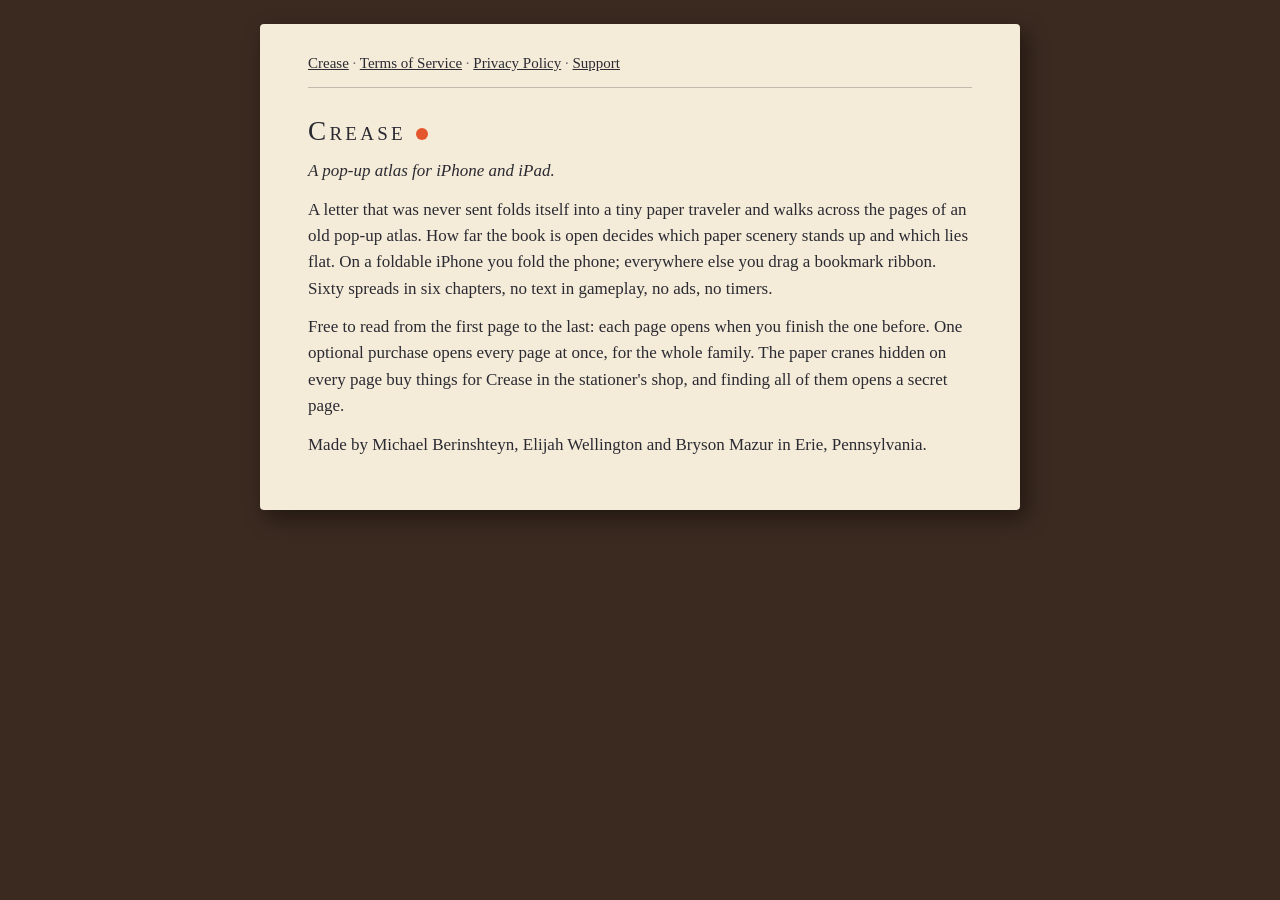
<file: index.html>
<!doctype html>
<html lang="en">
<head>
<meta charset="utf-8">
<meta name="viewport" content="width=device-width, initial-scale=1">
<title>Crease · A pop-up atlas</title>
<link rel="stylesheet" href="style.css">
</head>
<body>
<main class="page">
<nav><a href="index.html">Crease</a> · <a href="terms.html">Terms of Service</a> · <a href="privacy.html">Privacy Policy</a> · <a href="support.html">Support</a></nav>
<h1>Crease <span class="seal" aria-hidden="true"></span></h1>
<p class="lede">A pop-up atlas for iPhone and iPad.</p>
<p>A letter that was never sent folds itself into a tiny paper traveler and walks across the pages of an old pop-up atlas. How far the book is open decides which paper scenery stands up and which lies flat. On a foldable iPhone you fold the phone; everywhere else you drag a bookmark ribbon. Sixty spreads in six chapters, no text in gameplay, no ads, no timers.</p>
<p>Free to read from the first page to the last: each page opens when you finish the one before. One optional purchase opens every page at once, for the whole family. The paper cranes hidden on every page buy things for Crease in the stationer's shop, and finding all of them opens a secret page.</p>
<p>Made by Michael Berinshteyn, Elijah Wellington and Bryson Mazur in Erie, Pennsylvania.</p>
</main>
</body>
</html>
</file>
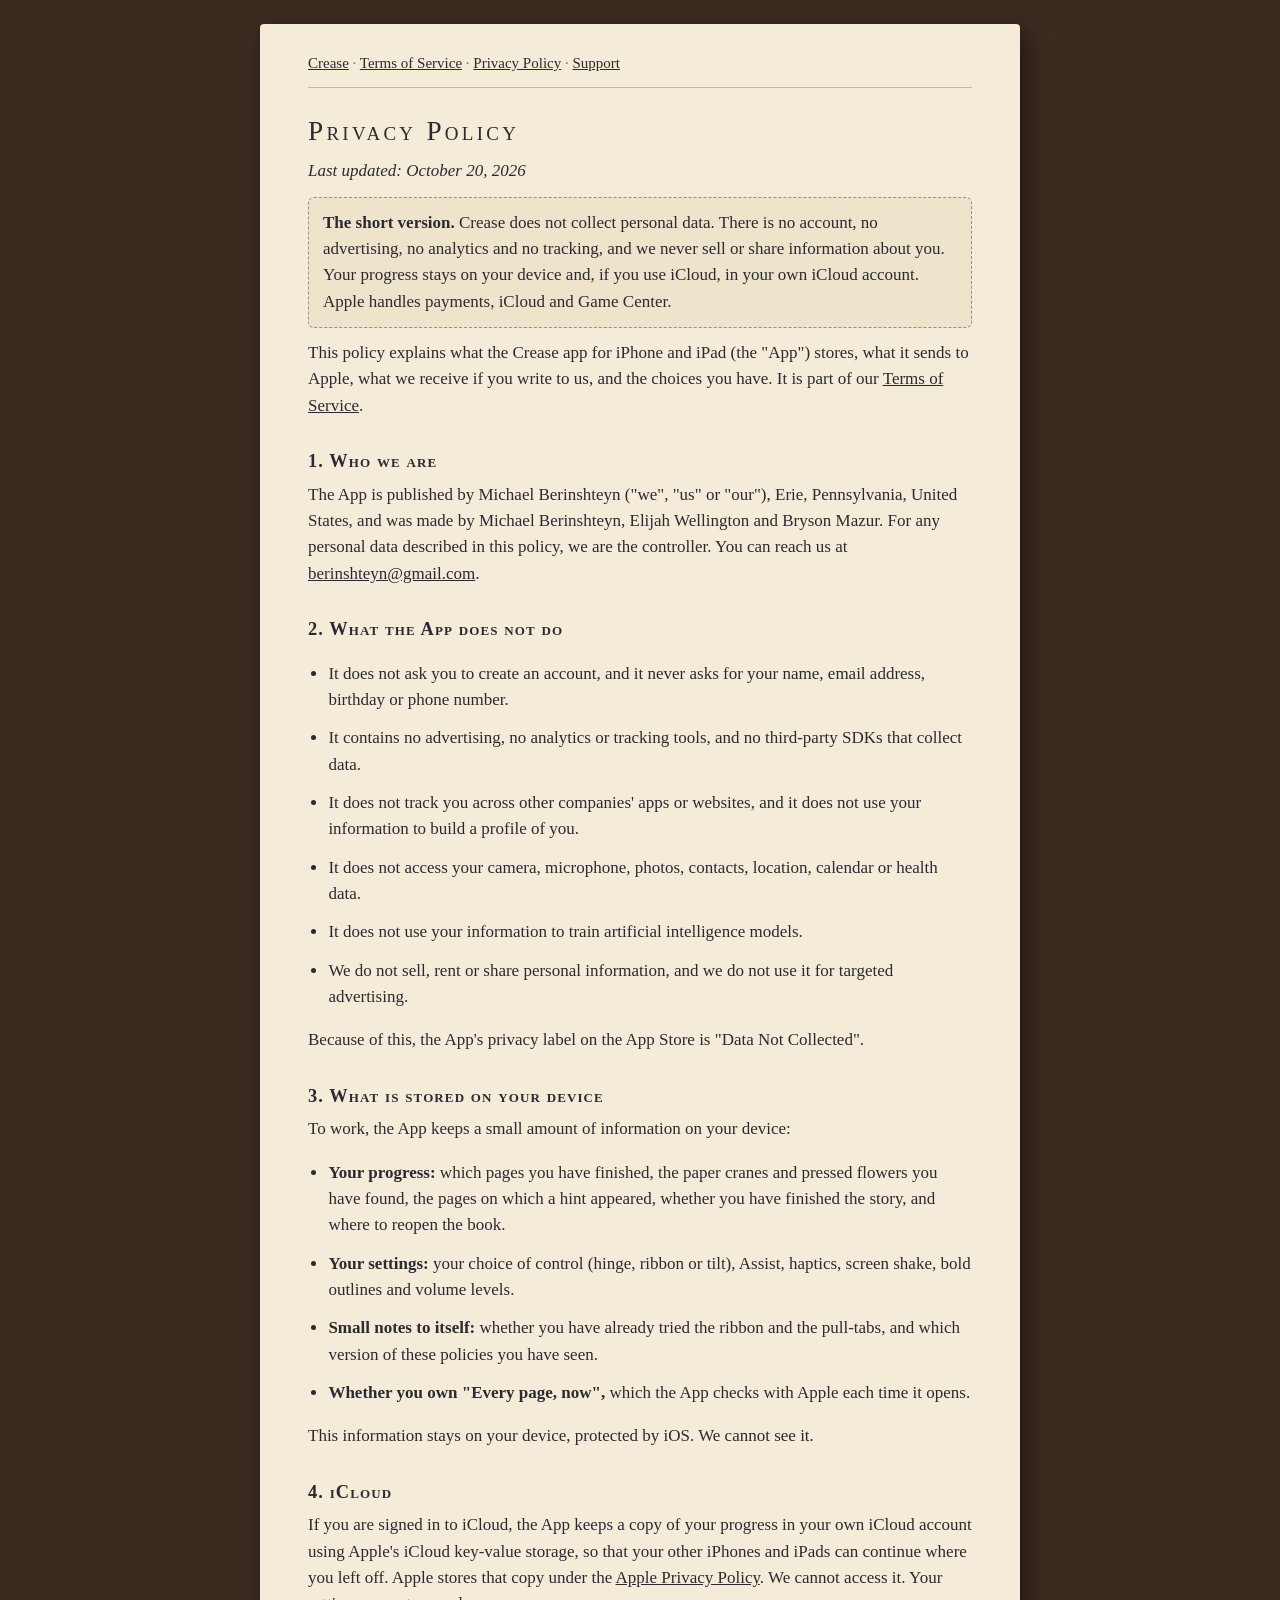
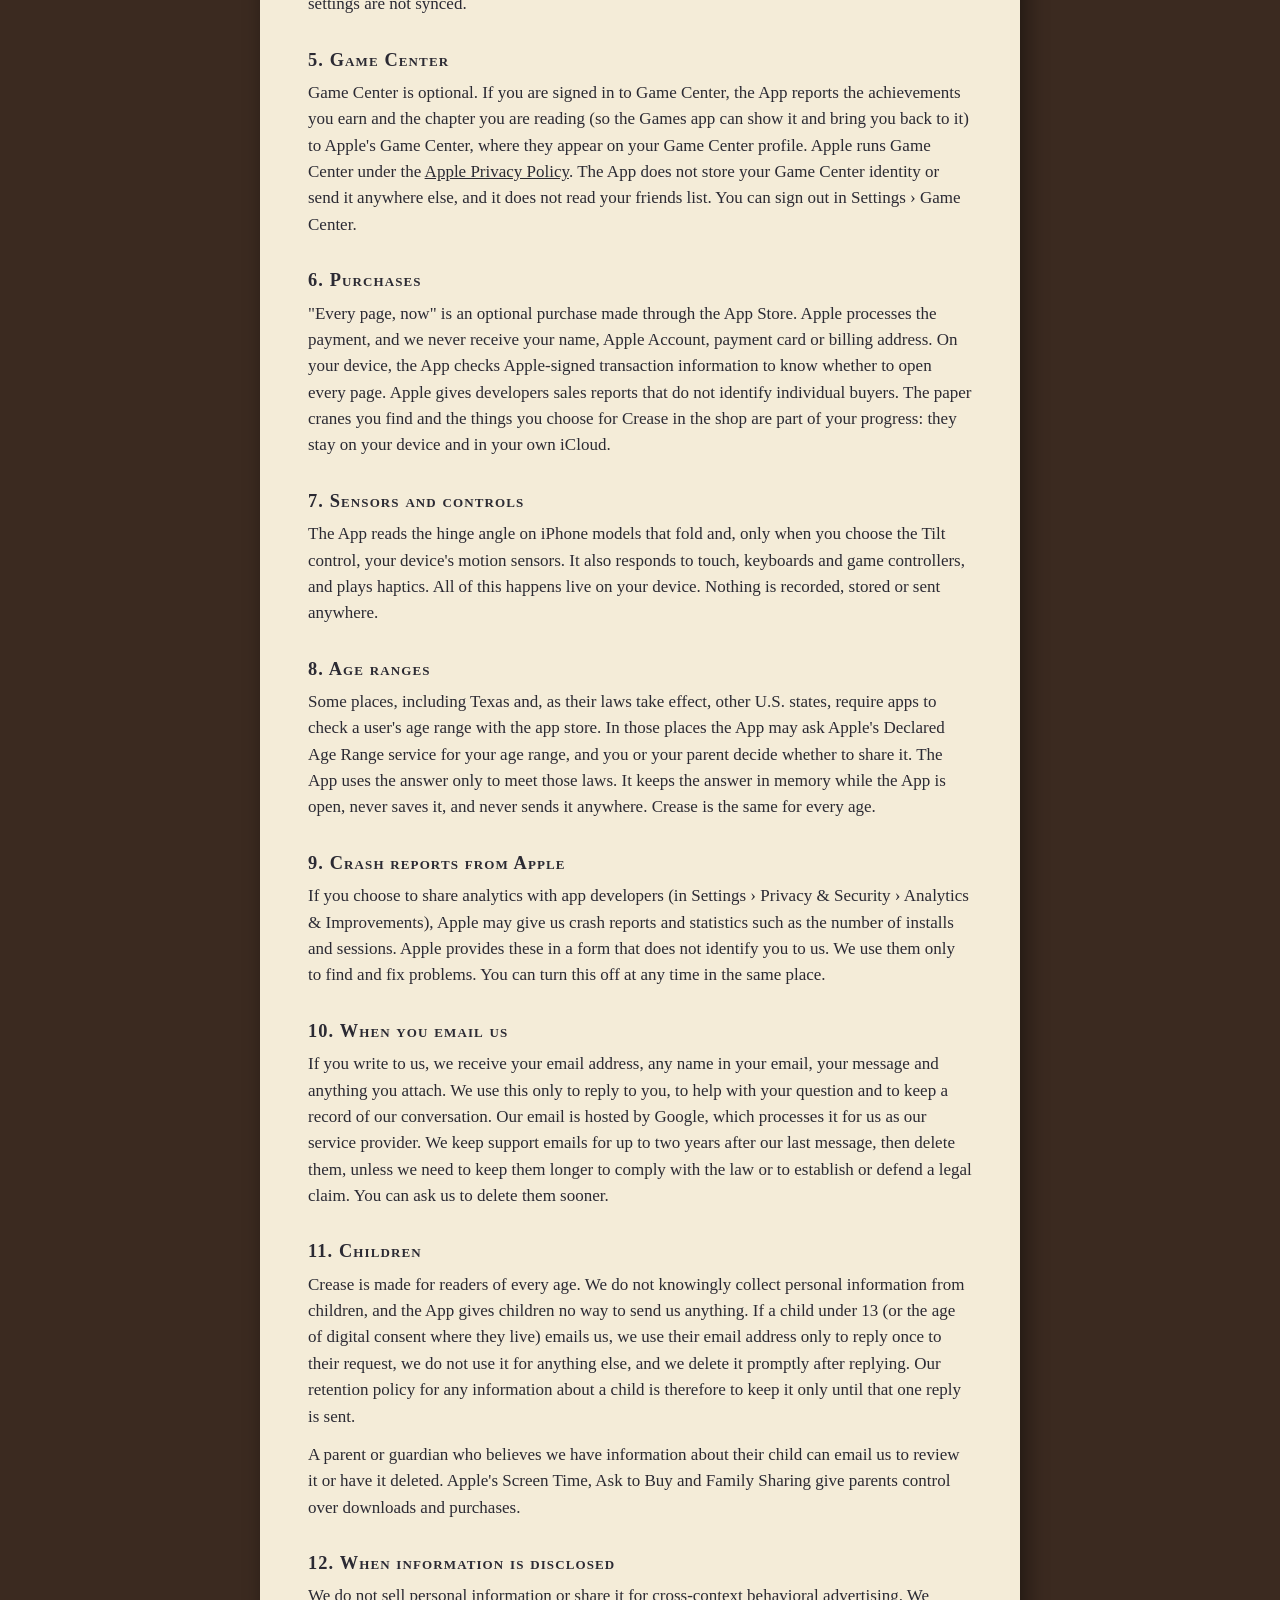
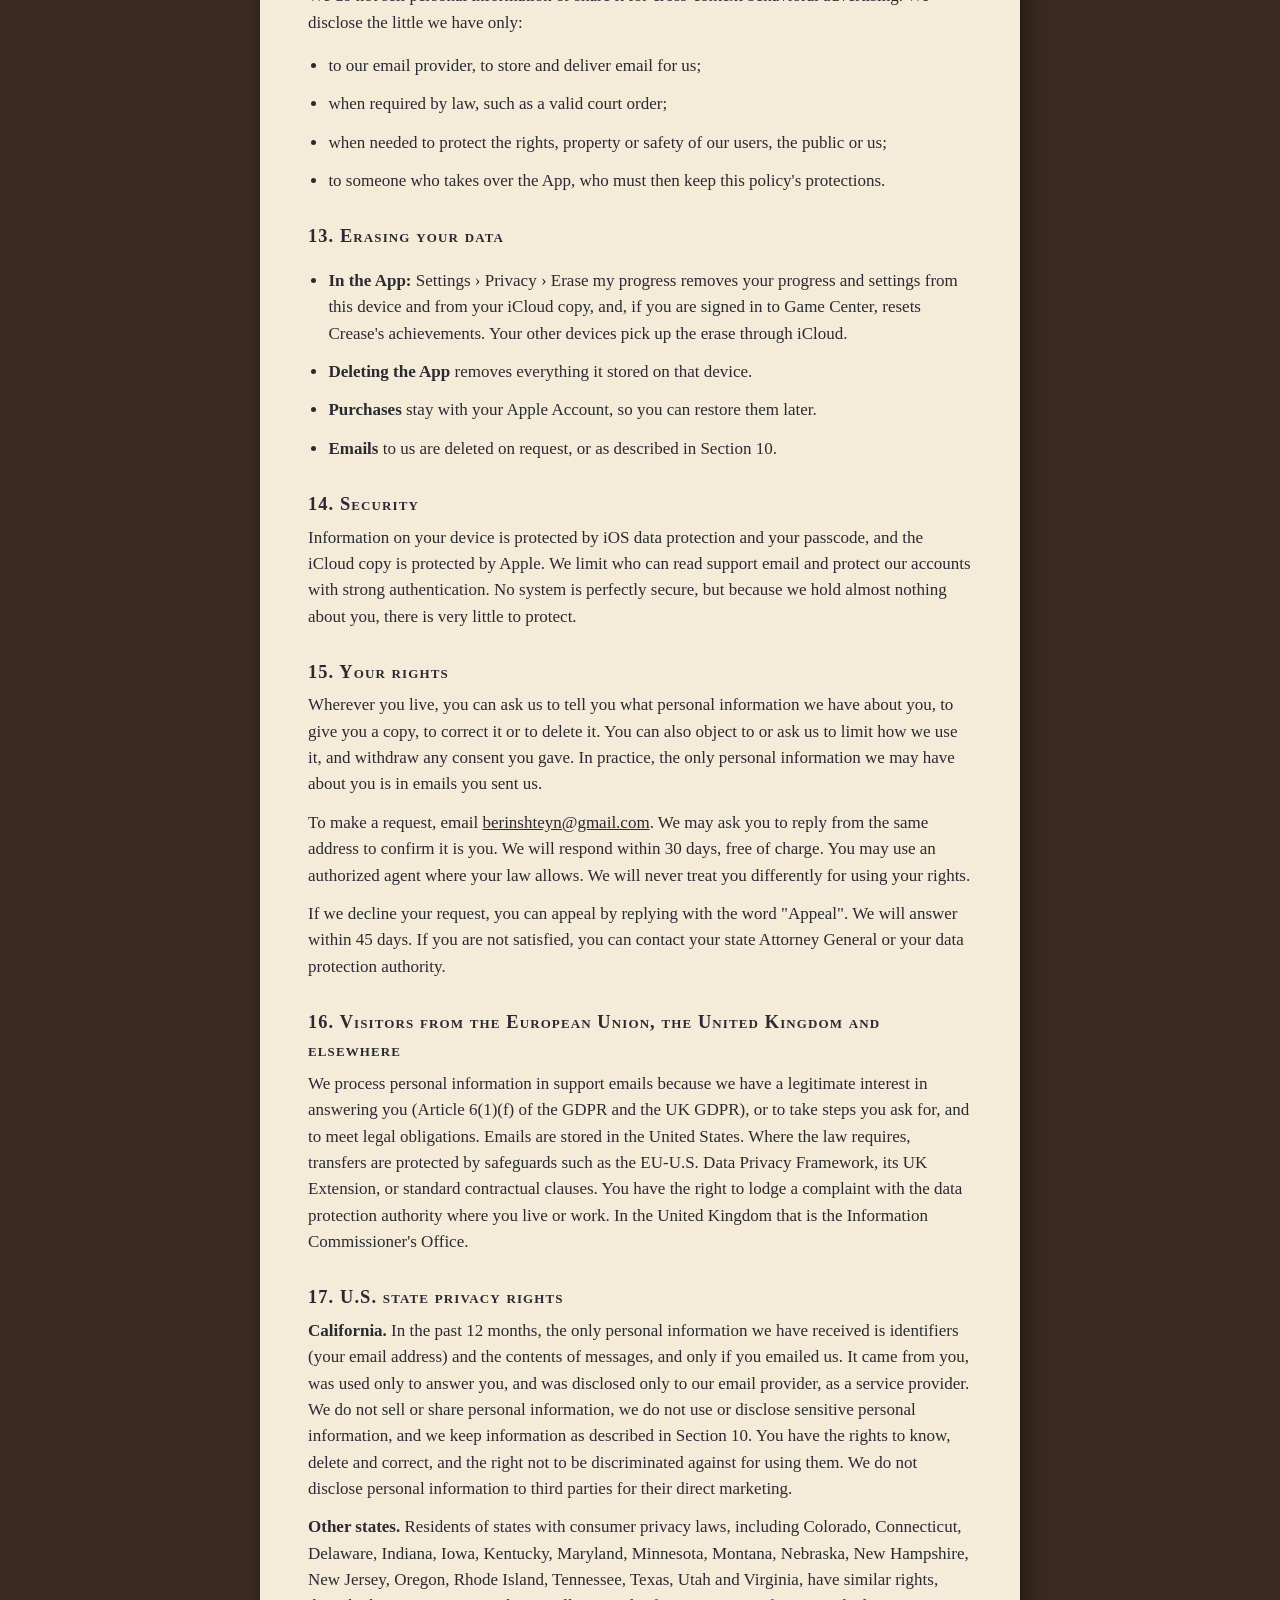
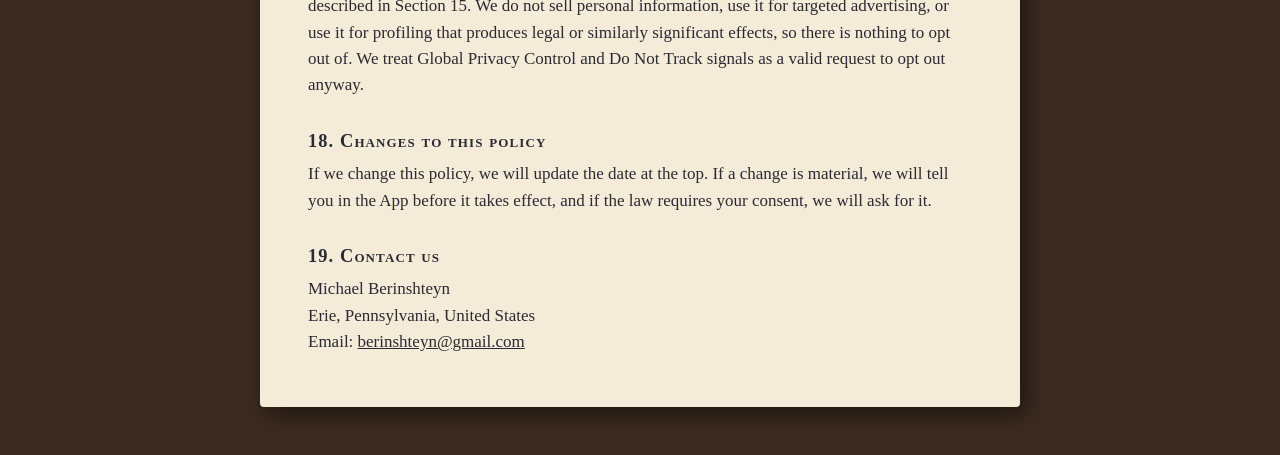
<file: privacy.html>
<!doctype html>
<html lang="en">
<head>
<meta charset="utf-8">
<meta name="viewport" content="width=device-width, initial-scale=1">
<title>Privacy Policy · Crease</title>
<link rel="stylesheet" href="style.css">
</head>
<body>
<main class="page">
<nav><a href="index.html">Crease</a> · <a href="terms.html">Terms of Service</a> · <a href="privacy.html">Privacy Policy</a> · <a href="support.html">Support</a></nav>
<h1>Privacy Policy</h1>
<p><em>Last updated: October 20, 2026</em></p>
<p class="callout"><strong>The short version.</strong> Crease does not collect personal data. There is no account, no advertising, no analytics and no tracking, and we never sell or share information about you. Your progress stays on your device and, if you use iCloud, in your own iCloud account. Apple handles payments, iCloud and Game Center.</p>
<p>This policy explains what the Crease app for iPhone and iPad (the "App") stores, what it sends to Apple, what we receive if you write to us, and the choices you have. It is part of our <a href="terms.html">Terms of Service</a>.</p>
<h2>1. Who we are</h2>
<p>The App is published by Michael Berinshteyn ("we", "us" or "our"), Erie, Pennsylvania, United States, and was made by Michael Berinshteyn, Elijah Wellington and Bryson Mazur. For any personal data described in this policy, we are the controller. You can reach us at <a href="mailto:berinshteyn@gmail.com">berinshteyn@gmail.com</a>.</p>
<h2>2. What the App does not do</h2>
<ul>
<li>It does not ask you to create an account, and it never asks for your name, email address, birthday or phone number.</li>
<li>It contains no advertising, no analytics or tracking tools, and no third-party SDKs that collect data.</li>
<li>It does not track you across other companies' apps or websites, and it does not use your information to build a profile of you.</li>
<li>It does not access your camera, microphone, photos, contacts, location, calendar or health data.</li>
<li>It does not use your information to train artificial intelligence models.</li>
<li>We do not sell, rent or share personal information, and we do not use it for targeted advertising.</li>
</ul>
<p>Because of this, the App's privacy label on the App Store is "Data Not Collected".</p>
<h2>3. What is stored on your device</h2>
<p>To work, the App keeps a small amount of information on your device:</p>
<ul>
<li><strong>Your progress:</strong> which pages you have finished, the paper cranes and pressed flowers you have found, the pages on which a hint appeared, whether you have finished the story, and where to reopen the book.</li>
<li><strong>Your settings:</strong> your choice of control (hinge, ribbon or tilt), Assist, haptics, screen shake, bold outlines and volume levels.</li>
<li><strong>Small notes to itself:</strong> whether you have already tried the ribbon and the pull-tabs, and which version of these policies you have seen.</li>
<li><strong>Whether you own "Every page, now",</strong> which the App checks with Apple each time it opens.</li>
</ul>
<p>This information stays on your device, protected by iOS. We cannot see it.</p>
<h2>4. iCloud</h2>
<p>If you are signed in to iCloud, the App keeps a copy of your progress in your own iCloud account using Apple's iCloud key-value storage, so that your other iPhones and iPads can continue where you left off. Apple stores that copy under the <a href="https://www.apple.com/legal/privacy/">Apple Privacy Policy</a>. We cannot access it. Your settings are not synced.</p>
<h2>5. Game Center</h2>
<p>Game Center is optional. If you are signed in to Game Center, the App reports the achievements you earn and the chapter you are reading (so the Games app can show it and bring you back to it) to Apple's Game Center, where they appear on your Game Center profile. Apple runs Game Center under the <a href="https://www.apple.com/legal/privacy/">Apple Privacy Policy</a>. The App does not store your Game Center identity or send it anywhere else, and it does not read your friends list. You can sign out in Settings › Game Center.</p>
<h2>6. Purchases</h2>
<p>"Every page, now" is an optional purchase made through the App Store. Apple processes the payment, and we never receive your name, Apple Account, payment card or billing address. On your device, the App checks Apple-signed transaction information to know whether to open every page. Apple gives developers sales reports that do not identify individual buyers. The paper cranes you find and the things you choose for Crease in the shop are part of your progress: they stay on your device and in your own iCloud.</p>
<h2>7. Sensors and controls</h2>
<p>The App reads the hinge angle on iPhone models that fold and, only when you choose the Tilt control, your device's motion sensors. It also responds to touch, keyboards and game controllers, and plays haptics. All of this happens live on your device. Nothing is recorded, stored or sent anywhere.</p>
<h2>8. Age ranges</h2>
<p>Some places, including Texas and, as their laws take effect, other U.S. states, require apps to check a user's age range with the app store. In those places the App may ask Apple's Declared Age Range service for your age range, and you or your parent decide whether to share it. The App uses the answer only to meet those laws. It keeps the answer in memory while the App is open, never saves it, and never sends it anywhere. Crease is the same for every age.</p>
<h2>9. Crash reports from Apple</h2>
<p>If you choose to share analytics with app developers (in Settings › Privacy &amp; Security › Analytics &amp; Improvements), Apple may give us crash reports and statistics such as the number of installs and sessions. Apple provides these in a form that does not identify you to us. We use them only to find and fix problems. You can turn this off at any time in the same place.</p>
<h2>10. When you email us</h2>
<p>If you write to us, we receive your email address, any name in your email, your message and anything you attach. We use this only to reply to you, to help with your question and to keep a record of our conversation. Our email is hosted by Google, which processes it for us as our service provider. We keep support emails for up to two years after our last message, then delete them, unless we need to keep them longer to comply with the law or to establish or defend a legal claim. You can ask us to delete them sooner.</p>
<h2>11. Children</h2>
<p>Crease is made for readers of every age. We do not knowingly collect personal information from children, and the App gives children no way to send us anything. If a child under 13 (or the age of digital consent where they live) emails us, we use their email address only to reply once to their request, we do not use it for anything else, and we delete it promptly after replying. Our retention policy for any information about a child is therefore to keep it only until that one reply is sent.</p>
<p>A parent or guardian who believes we have information about their child can email us to review it or have it deleted. Apple's Screen Time, Ask to Buy and Family Sharing give parents control over downloads and purchases.</p>
<h2>12. When information is disclosed</h2>
<p>We do not sell personal information or share it for cross-context behavioral advertising. We disclose the little we have only:</p>
<ul>
<li>to our email provider, to store and deliver email for us;</li>
<li>when required by law, such as a valid court order;</li>
<li>when needed to protect the rights, property or safety of our users, the public or us;</li>
<li>to someone who takes over the App, who must then keep this policy's protections.</li>
</ul>
<h2>13. Erasing your data</h2>
<ul>
<li><strong>In the App:</strong> Settings › Privacy › Erase my progress removes your progress and settings from this device and from your iCloud copy, and, if you are signed in to Game Center, resets Crease's achievements. Your other devices pick up the erase through iCloud.</li>
<li><strong>Deleting the App</strong> removes everything it stored on that device.</li>
<li><strong>Purchases</strong> stay with your Apple Account, so you can restore them later.</li>
<li><strong>Emails</strong> to us are deleted on request, or as described in Section 10.</li>
</ul>
<h2>14. Security</h2>
<p>Information on your device is protected by iOS data protection and your passcode, and the iCloud copy is protected by Apple. We limit who can read support email and protect our accounts with strong authentication. No system is perfectly secure, but because we hold almost nothing about you, there is very little to protect.</p>
<h2>15. Your rights</h2>
<p>Wherever you live, you can ask us to tell you what personal information we have about you, to give you a copy, to correct it or to delete it. You can also object to or ask us to limit how we use it, and withdraw any consent you gave. In practice, the only personal information we may have about you is in emails you sent us.</p>
<p>To make a request, email <a href="mailto:berinshteyn@gmail.com">berinshteyn@gmail.com</a>. We may ask you to reply from the same address to confirm it is you. We will respond within 30 days, free of charge. You may use an authorized agent where your law allows. We will never treat you differently for using your rights.</p>
<p>If we decline your request, you can appeal by replying with the word "Appeal". We will answer within 45 days. If you are not satisfied, you can contact your state Attorney General or your data protection authority.</p>
<h2>16. Visitors from the European Union, the United Kingdom and elsewhere</h2>
<p>We process personal information in support emails because we have a legitimate interest in answering you (Article 6(1)(f) of the GDPR and the UK GDPR), or to take steps you ask for, and to meet legal obligations. Emails are stored in the United States. Where the law requires, transfers are protected by safeguards such as the EU-U.S. Data Privacy Framework, its UK Extension, or standard contractual clauses. You have the right to lodge a complaint with the data protection authority where you live or work. In the United Kingdom that is the Information Commissioner's Office.</p>
<h2>17. U.S. state privacy rights</h2>
<p><strong>California.</strong> In the past 12 months, the only personal information we have received is identifiers (your email address) and the contents of messages, and only if you emailed us. It came from you, was used only to answer you, and was disclosed only to our email provider, as a service provider. We do not sell or share personal information, we do not use or disclose sensitive personal information, and we keep information as described in Section 10. You have the rights to know, delete and correct, and the right not to be discriminated against for using them. We do not disclose personal information to third parties for their direct marketing.</p>
<p><strong>Other states.</strong> Residents of states with consumer privacy laws, including Colorado, Connecticut, Delaware, Indiana, Iowa, Kentucky, Maryland, Minnesota, Montana, Nebraska, New Hampshire, New Jersey, Oregon, Rhode Island, Tennessee, Texas, Utah and Virginia, have similar rights, described in Section 15. We do not sell personal information, use it for targeted advertising, or use it for profiling that produces legal or similarly significant effects, so there is nothing to opt out of. We treat Global Privacy Control and Do Not Track signals as a valid request to opt out anyway.</p>
<h2>18. Changes to this policy</h2>
<p>If we change this policy, we will update the date at the top. If a change is material, we will tell you in the App before it takes effect, and if the law requires your consent, we will ask for it.</p>
<h2>19. Contact us</h2>
<p>Michael Berinshteyn<br>
Erie, Pennsylvania, United States<br>
Email: <a href="mailto:berinshteyn@gmail.com">berinshteyn@gmail.com</a></p>
</main>
</body>
</html>
</file>
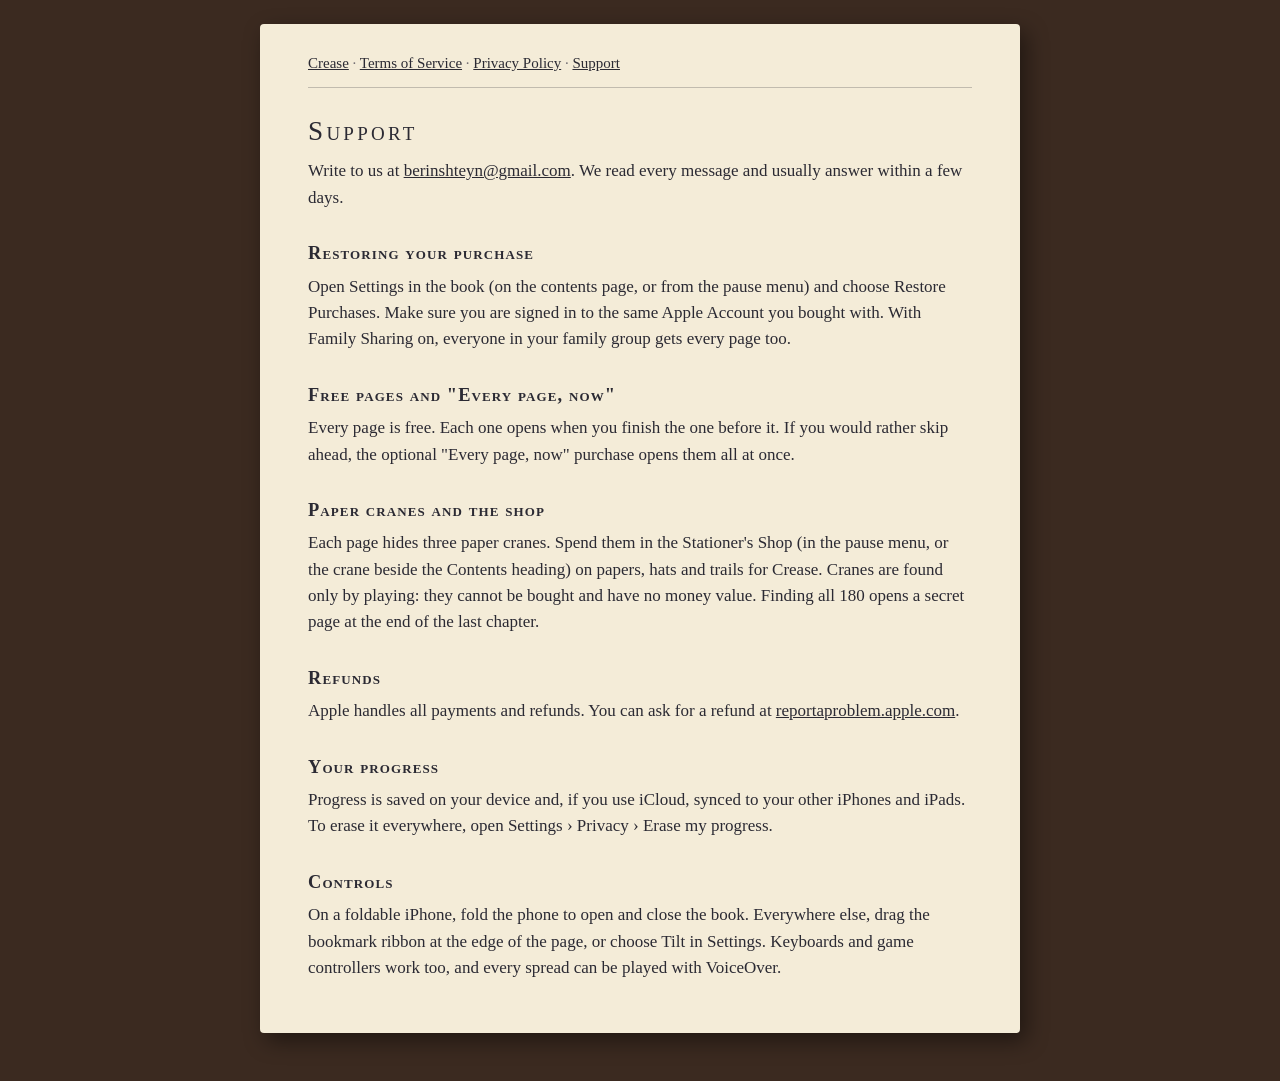
<file: support.html>
<!doctype html>
<html lang="en">
<head>
<meta charset="utf-8">
<meta name="viewport" content="width=device-width, initial-scale=1">
<title>Support · Crease</title>
<link rel="stylesheet" href="style.css">
</head>
<body>
<main class="page">
<nav><a href="index.html">Crease</a> · <a href="terms.html">Terms of Service</a> · <a href="privacy.html">Privacy Policy</a> · <a href="support.html">Support</a></nav>
<h1>Support</h1>
<p>Write to us at <a href="mailto:berinshteyn@gmail.com">berinshteyn@gmail.com</a>. We read every message and usually answer within a few days.</p>
<h2>Restoring your purchase</h2>
<p>Open Settings in the book (on the contents page, or from the pause menu) and choose Restore Purchases. Make sure you are signed in to the same Apple Account you bought with. With Family Sharing on, everyone in your family group gets every page too.</p>
<h2>Free pages and "Every page, now"</h2>
<p>Every page is free. Each one opens when you finish the one before it. If you would rather skip ahead, the optional "Every page, now" purchase opens them all at once.</p>
<h2>Paper cranes and the shop</h2>
<p>Each page hides three paper cranes. Spend them in the Stationer's Shop (in the pause menu, or the crane beside the Contents heading) on papers, hats and trails for Crease. Cranes are found only by playing: they cannot be bought and have no money value. Finding all 180 opens a secret page at the end of the last chapter.</p>
<h2>Refunds</h2>
<p>Apple handles all payments and refunds. You can ask for a refund at <a href="https://reportaproblem.apple.com">reportaproblem.apple.com</a>.</p>
<h2>Your progress</h2>
<p>Progress is saved on your device and, if you use iCloud, synced to your other iPhones and iPads. To erase it everywhere, open Settings › Privacy › Erase my progress.</p>
<h2>Controls</h2>
<p>On a foldable iPhone, fold the phone to open and close the book. Everywhere else, drag the bookmark ribbon at the edge of the page, or choose Tilt in Settings. Keyboards and game controllers work too, and every spread can be played with VoiceOver.</p>
</main>
</body>
</html>
</file>
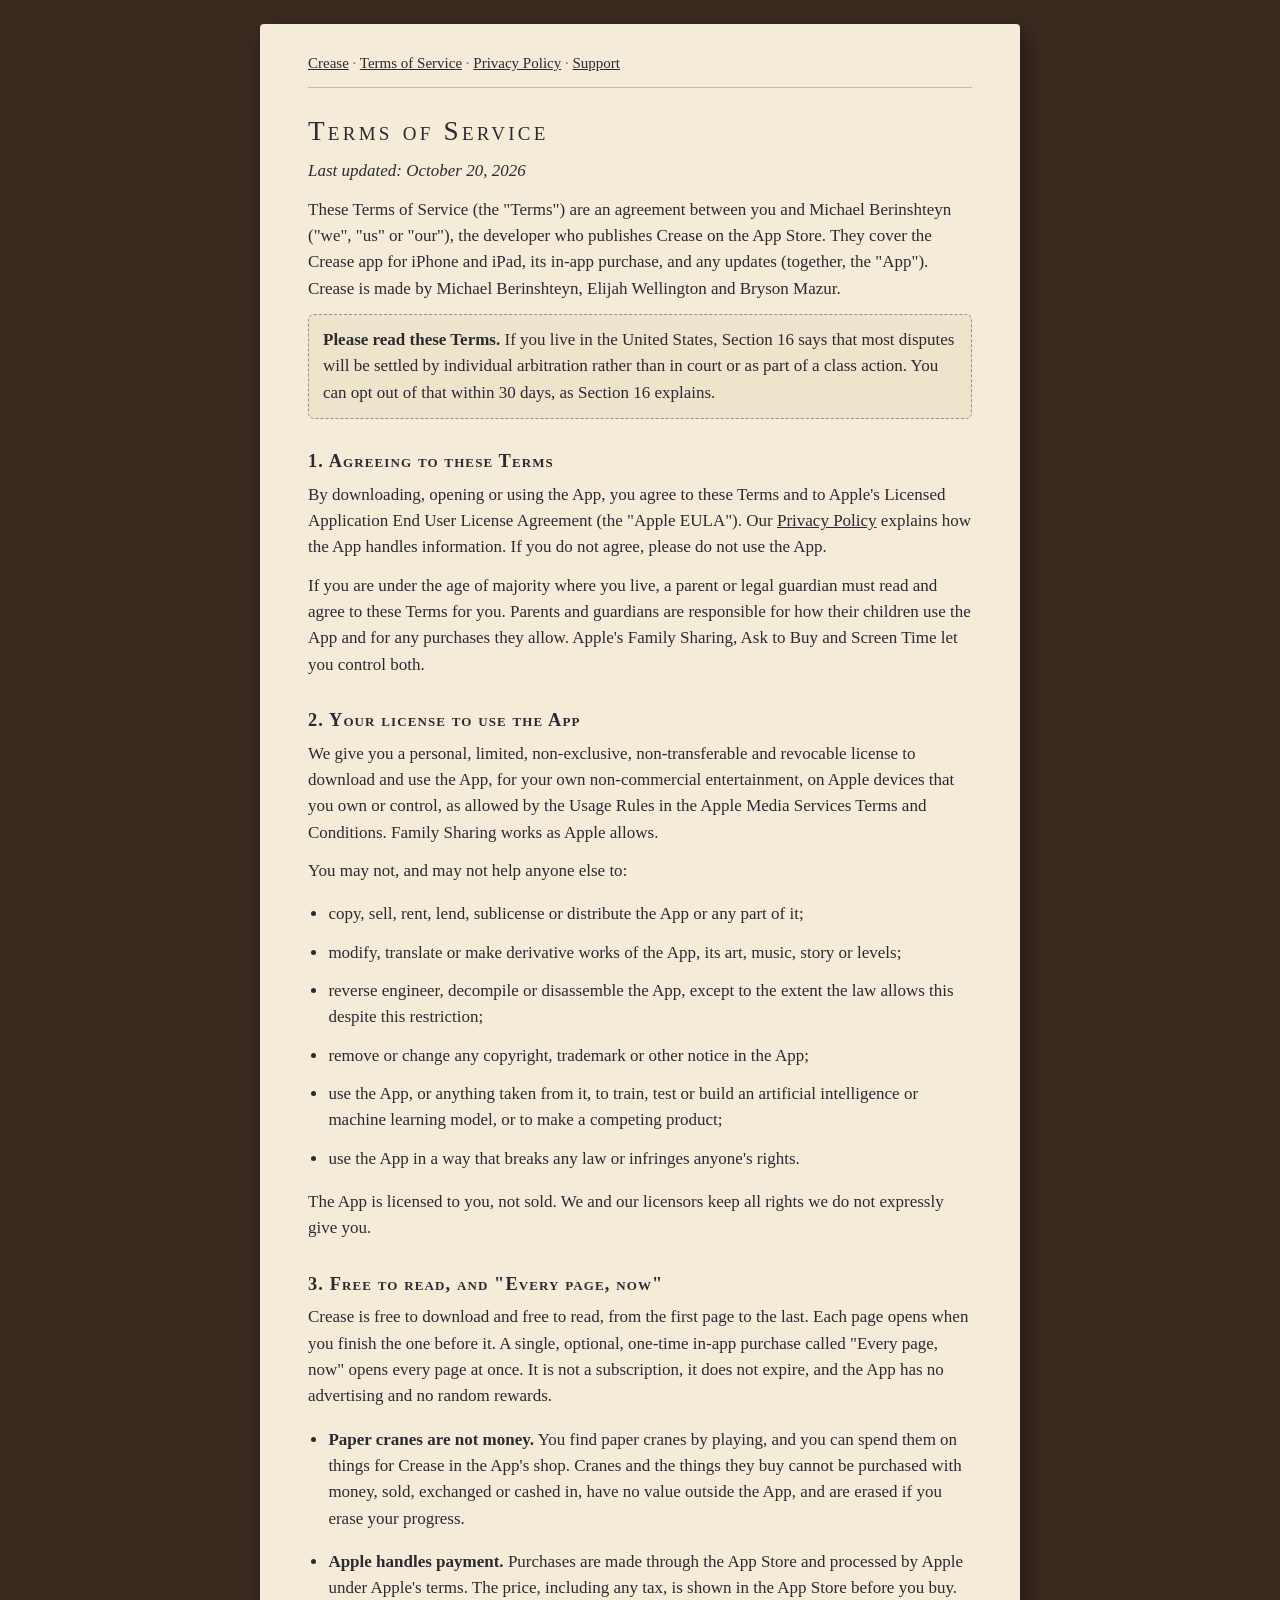
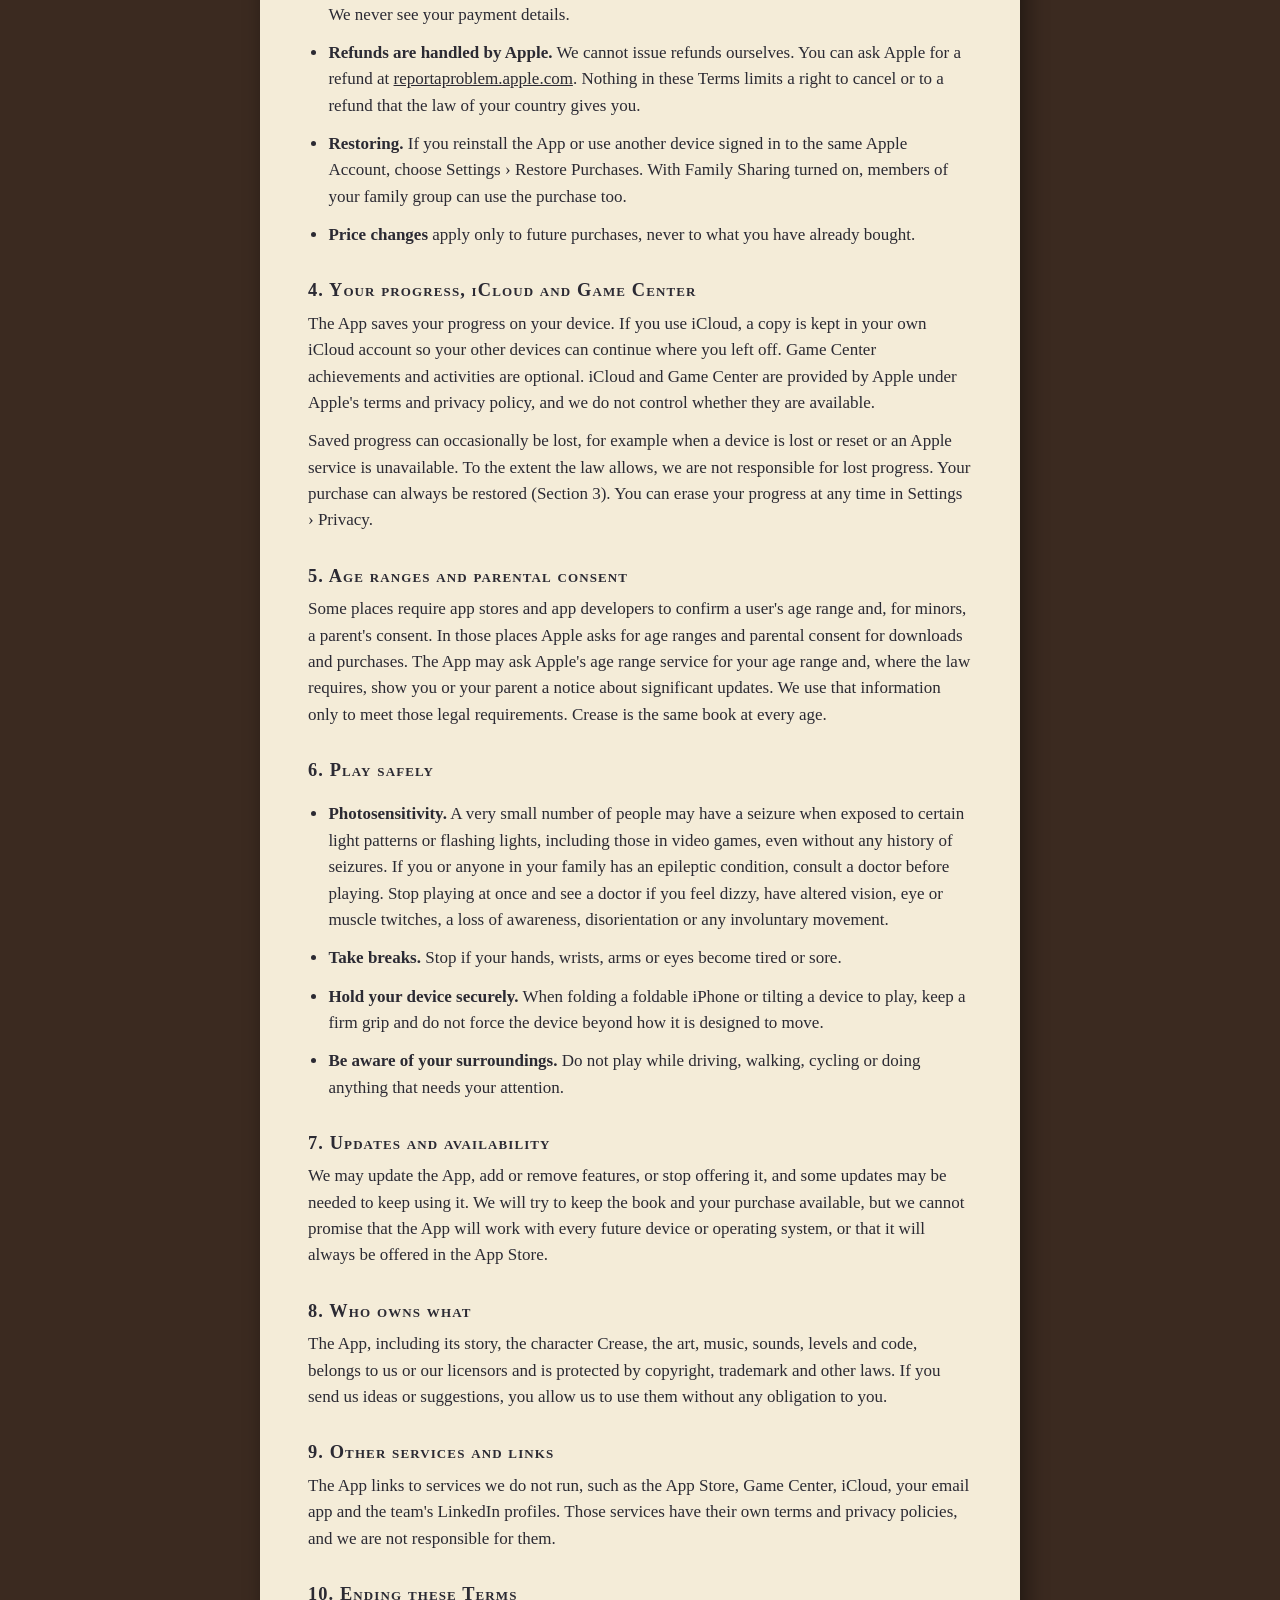
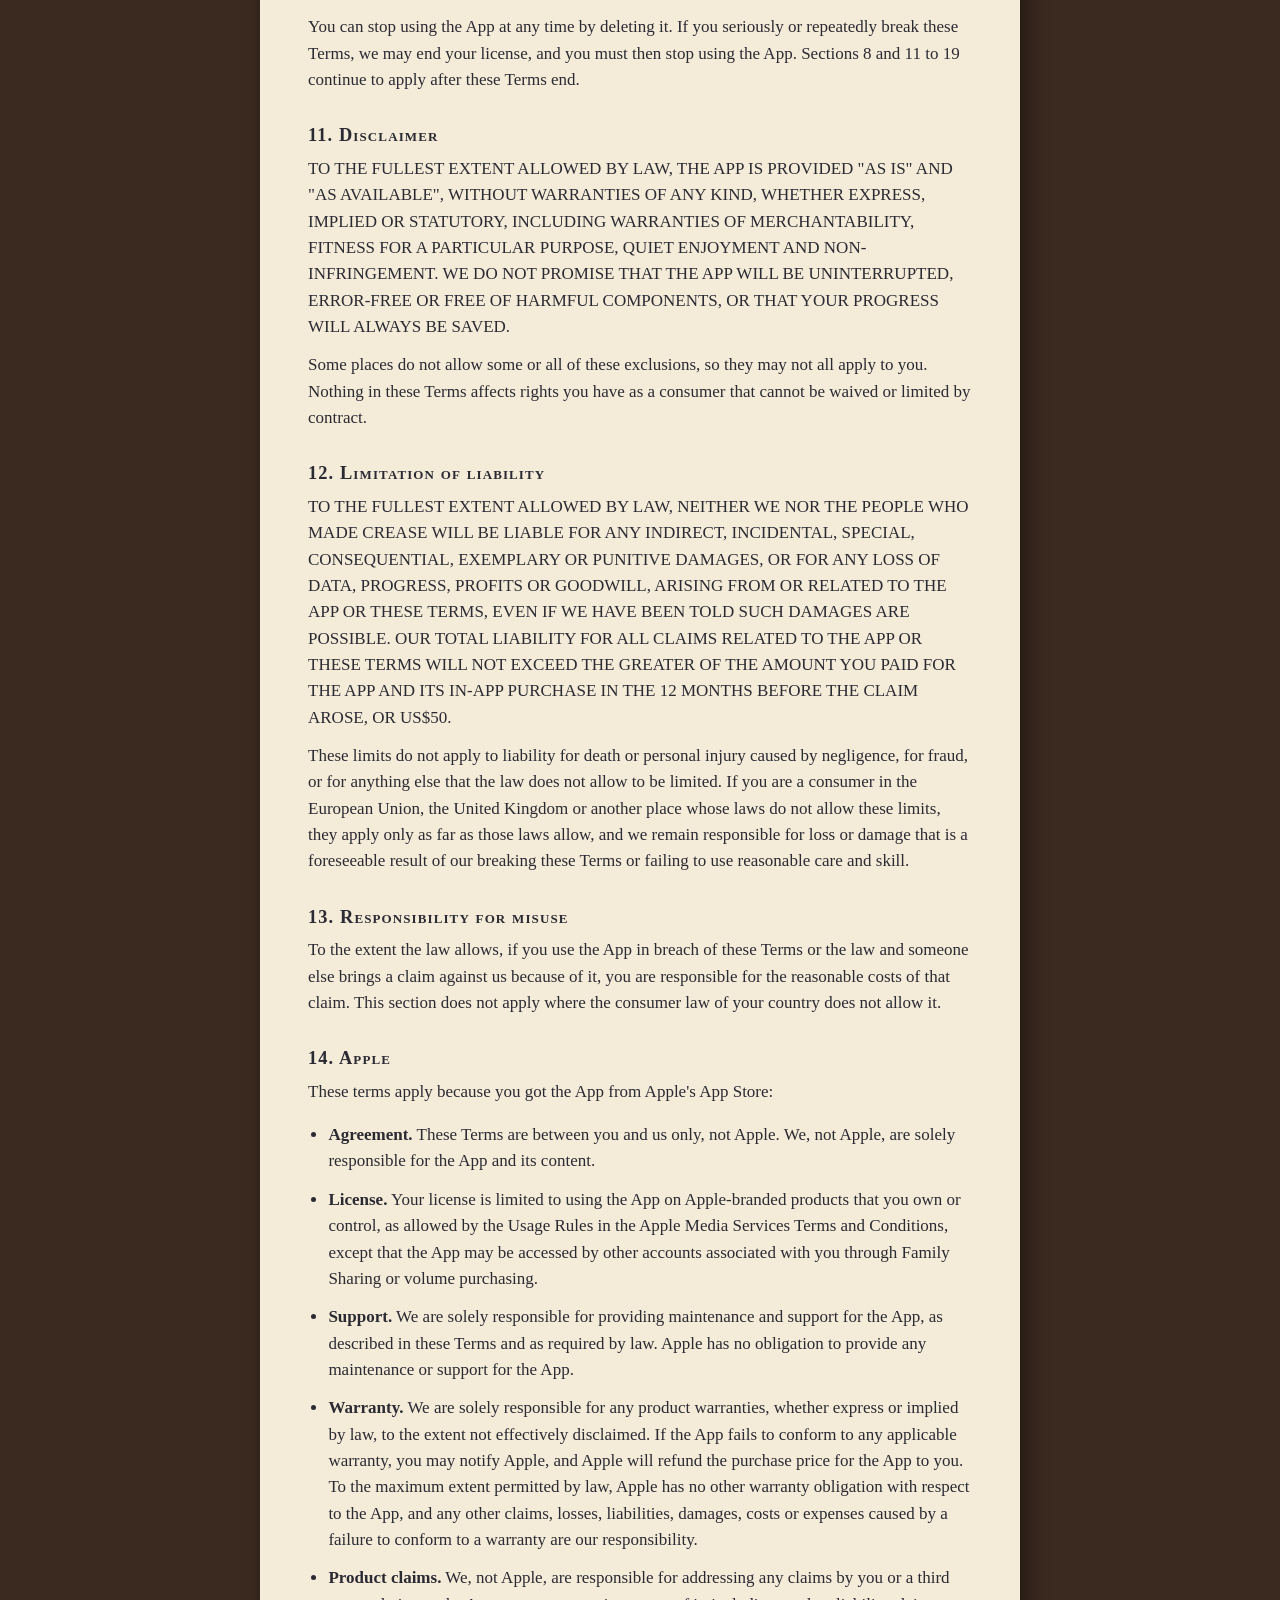
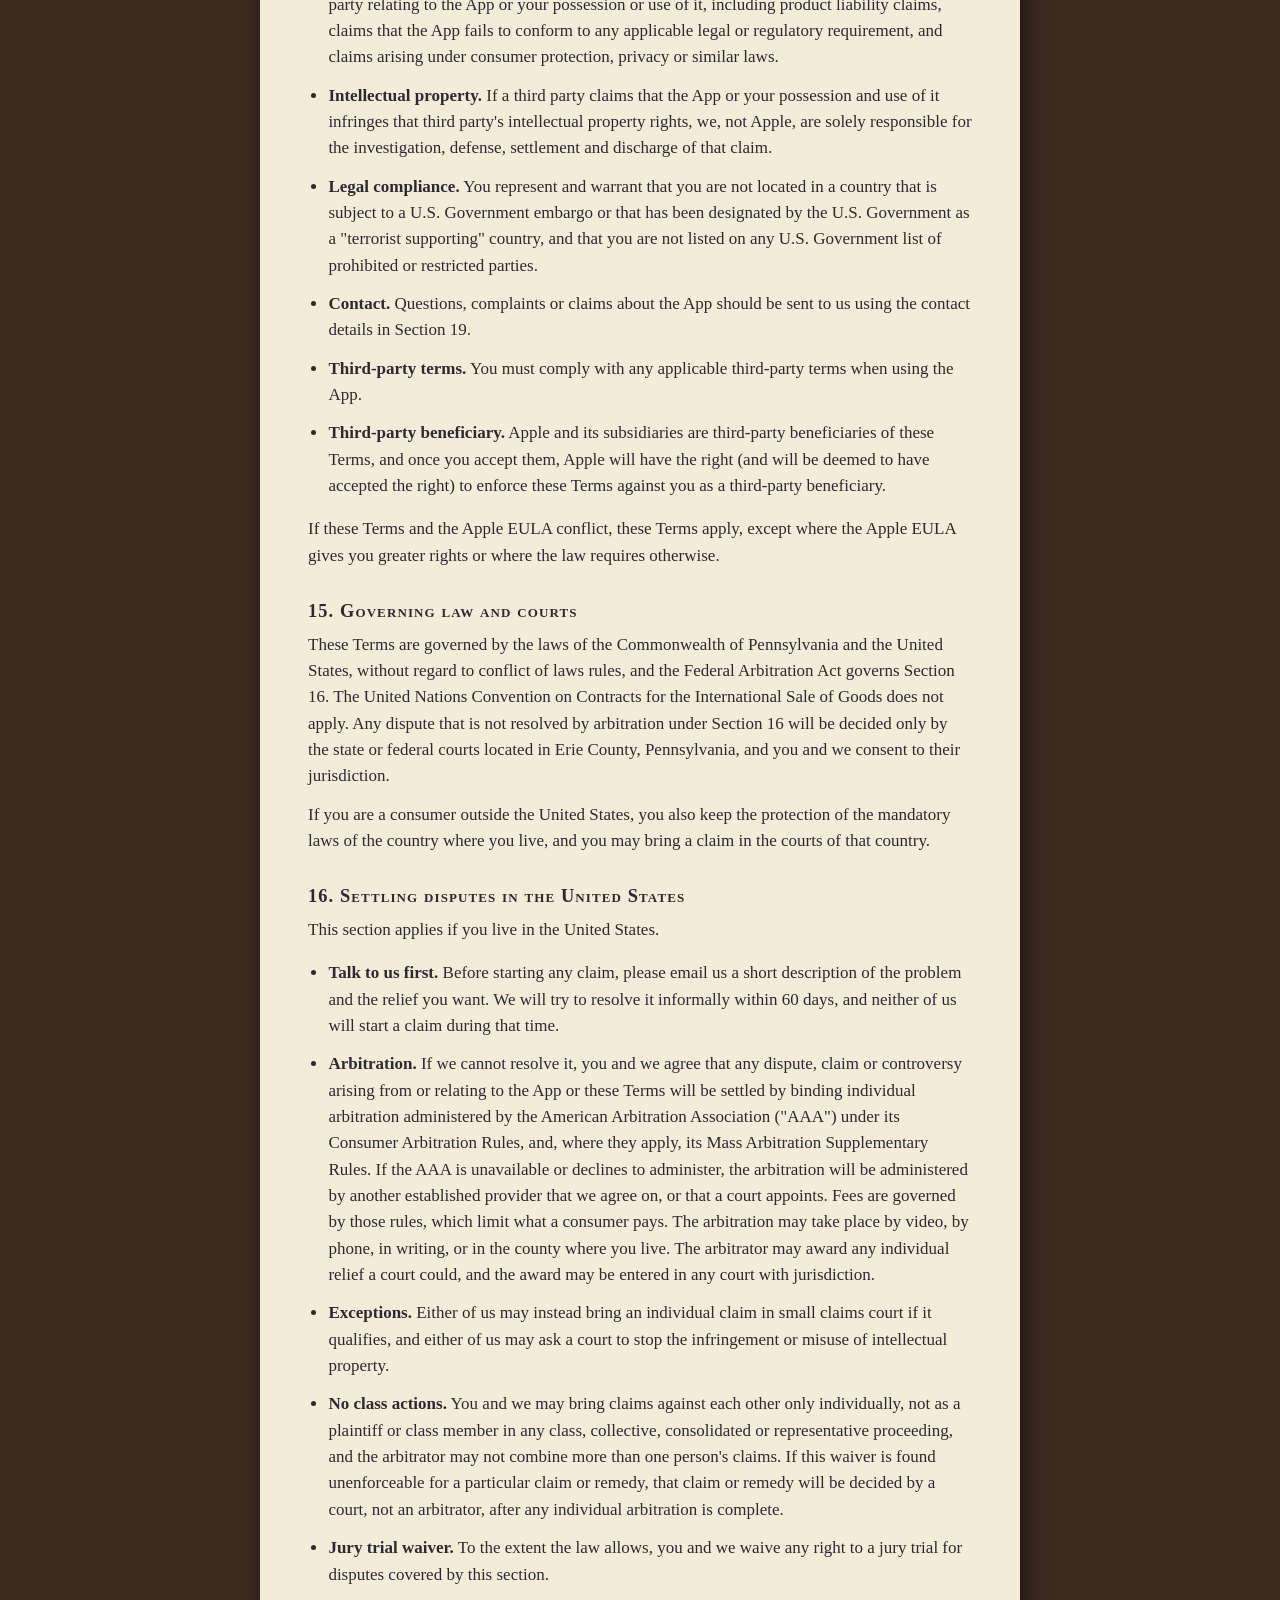
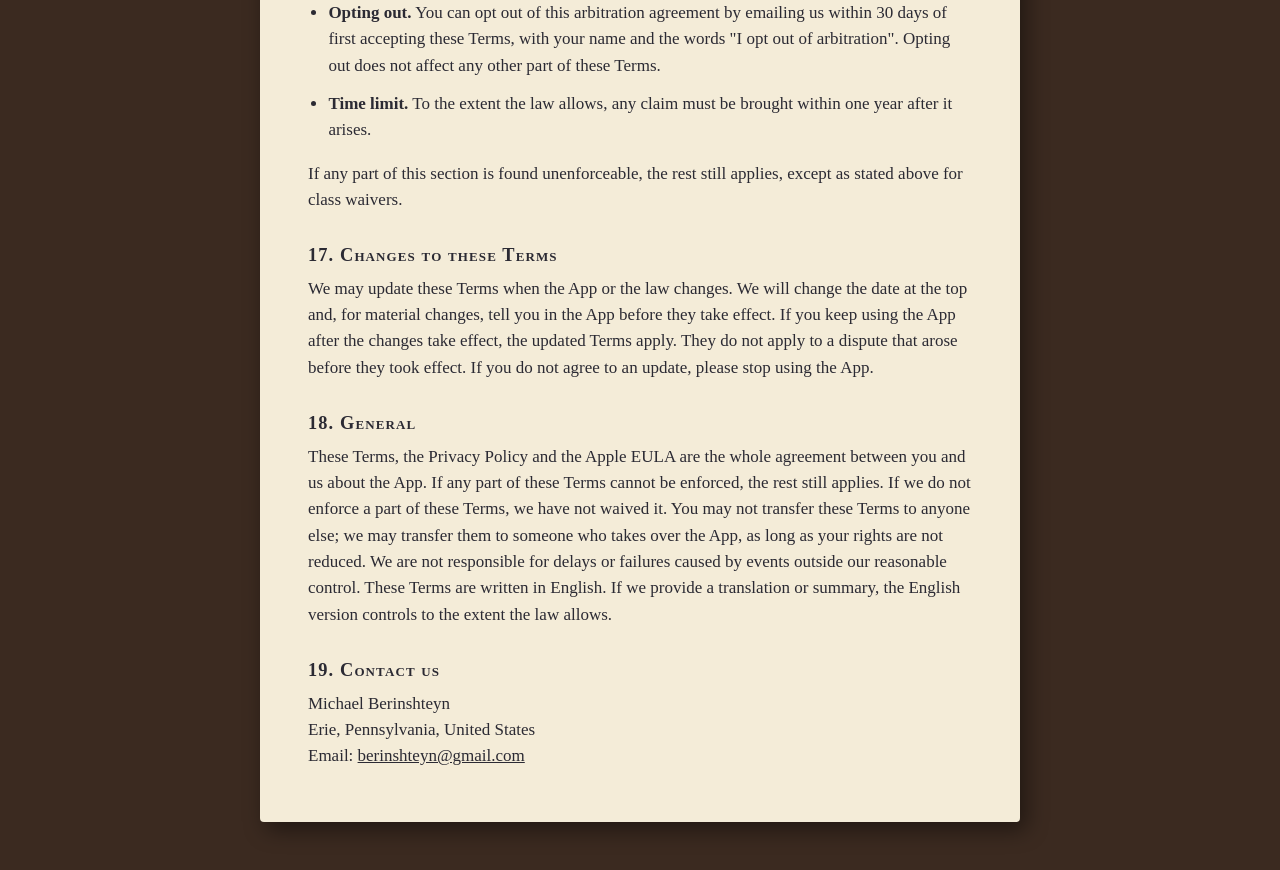
<file: terms.html>
<!doctype html>
<html lang="en">
<head>
<meta charset="utf-8">
<meta name="viewport" content="width=device-width, initial-scale=1">
<title>Terms of Service · Crease</title>
<link rel="stylesheet" href="style.css">
</head>
<body>
<main class="page">
<nav><a href="index.html">Crease</a> · <a href="terms.html">Terms of Service</a> · <a href="privacy.html">Privacy Policy</a> · <a href="support.html">Support</a></nav>
<h1>Terms of Service</h1>
<p><em>Last updated: October 20, 2026</em></p>
<p>These Terms of Service (the "Terms") are an agreement between you and Michael Berinshteyn ("we", "us" or "our"), the developer who publishes Crease on the App Store. They cover the Crease app for iPhone and iPad, its in-app purchase, and any updates (together, the "App"). Crease is made by Michael Berinshteyn, Elijah Wellington and Bryson Mazur.</p>
<p class="callout"><strong>Please read these Terms.</strong> If you live in the United States, Section 16 says that most disputes will be settled by individual arbitration rather than in court or as part of a class action. You can opt out of that within 30 days, as Section 16 explains.</p>
<h2>1. Agreeing to these Terms</h2>
<p>By downloading, opening or using the App, you agree to these Terms and to Apple's Licensed Application End User License Agreement (the "Apple EULA"). Our <a href="privacy.html">Privacy Policy</a> explains how the App handles information. If you do not agree, please do not use the App.</p>
<p>If you are under the age of majority where you live, a parent or legal guardian must read and agree to these Terms for you. Parents and guardians are responsible for how their children use the App and for any purchases they allow. Apple's Family Sharing, Ask to Buy and Screen Time let you control both.</p>
<h2>2. Your license to use the App</h2>
<p>We give you a personal, limited, non-exclusive, non-transferable and revocable license to download and use the App, for your own non-commercial entertainment, on Apple devices that you own or control, as allowed by the Usage Rules in the Apple Media Services Terms and Conditions. Family Sharing works as Apple allows.</p>
<p>You may not, and may not help anyone else to:</p>
<ul>
<li>copy, sell, rent, lend, sublicense or distribute the App or any part of it;</li>
<li>modify, translate or make derivative works of the App, its art, music, story or levels;</li>
<li>reverse engineer, decompile or disassemble the App, except to the extent the law allows this despite this restriction;</li>
<li>remove or change any copyright, trademark or other notice in the App;</li>
<li>use the App, or anything taken from it, to train, test or build an artificial intelligence or machine learning model, or to make a competing product;</li>
<li>use the App in a way that breaks any law or infringes anyone's rights.</li>
</ul>
<p>The App is licensed to you, not sold. We and our licensors keep all rights we do not expressly give you.</p>
<h2>3. Free to read, and "Every page, now"</h2>
<p>Crease is free to download and free to read, from the first page to the last. Each page opens when you finish the one before it. A single, optional, one-time in-app purchase called "Every page, now" opens every page at once. It is not a subscription, it does not expire, and the App has no advertising and no random rewards.</p>
<ul>
<li><strong>Paper cranes are not money.</strong> You find paper cranes by playing, and you can spend them on things for Crease in the App's shop. Cranes and the things they buy cannot be purchased with money, sold, exchanged or cashed in, have no value outside the App, and are erased if you erase your progress.</li>
</ul>
<ul>
<li><strong>Apple handles payment.</strong> Purchases are made through the App Store and processed by Apple under Apple's terms. The price, including any tax, is shown in the App Store before you buy. We never see your payment details.</li>
<li><strong>Refunds are handled by Apple.</strong> We cannot issue refunds ourselves. You can ask Apple for a refund at <a href="https://reportaproblem.apple.com">reportaproblem.apple.com</a>. Nothing in these Terms limits a right to cancel or to a refund that the law of your country gives you.</li>
<li><strong>Restoring.</strong> If you reinstall the App or use another device signed in to the same Apple Account, choose Settings › Restore Purchases. With Family Sharing turned on, members of your family group can use the purchase too.</li>
<li><strong>Price changes</strong> apply only to future purchases, never to what you have already bought.</li>
</ul>
<h2>4. Your progress, iCloud and Game Center</h2>
<p>The App saves your progress on your device. If you use iCloud, a copy is kept in your own iCloud account so your other devices can continue where you left off. Game Center achievements and activities are optional. iCloud and Game Center are provided by Apple under Apple's terms and privacy policy, and we do not control whether they are available.</p>
<p>Saved progress can occasionally be lost, for example when a device is lost or reset or an Apple service is unavailable. To the extent the law allows, we are not responsible for lost progress. Your purchase can always be restored (Section 3). You can erase your progress at any time in Settings › Privacy.</p>
<h2>5. Age ranges and parental consent</h2>
<p>Some places require app stores and app developers to confirm a user's age range and, for minors, a parent's consent. In those places Apple asks for age ranges and parental consent for downloads and purchases. The App may ask Apple's age range service for your age range and, where the law requires, show you or your parent a notice about significant updates. We use that information only to meet those legal requirements. Crease is the same book at every age.</p>
<h2>6. Play safely</h2>
<ul>
<li><strong>Photosensitivity.</strong> A very small number of people may have a seizure when exposed to certain light patterns or flashing lights, including those in video games, even without any history of seizures. If you or anyone in your family has an epileptic condition, consult a doctor before playing. Stop playing at once and see a doctor if you feel dizzy, have altered vision, eye or muscle twitches, a loss of awareness, disorientation or any involuntary movement.</li>
<li><strong>Take breaks.</strong> Stop if your hands, wrists, arms or eyes become tired or sore.</li>
<li><strong>Hold your device securely.</strong> When folding a foldable iPhone or tilting a device to play, keep a firm grip and do not force the device beyond how it is designed to move.</li>
<li><strong>Be aware of your surroundings.</strong> Do not play while driving, walking, cycling or doing anything that needs your attention.</li>
</ul>
<h2>7. Updates and availability</h2>
<p>We may update the App, add or remove features, or stop offering it, and some updates may be needed to keep using it. We will try to keep the book and your purchase available, but we cannot promise that the App will work with every future device or operating system, or that it will always be offered in the App Store.</p>
<h2>8. Who owns what</h2>
<p>The App, including its story, the character Crease, the art, music, sounds, levels and code, belongs to us or our licensors and is protected by copyright, trademark and other laws. If you send us ideas or suggestions, you allow us to use them without any obligation to you.</p>
<h2>9. Other services and links</h2>
<p>The App links to services we do not run, such as the App Store, Game Center, iCloud, your email app and the team's LinkedIn profiles. Those services have their own terms and privacy policies, and we are not responsible for them.</p>
<h2>10. Ending these Terms</h2>
<p>You can stop using the App at any time by deleting it. If you seriously or repeatedly break these Terms, we may end your license, and you must then stop using the App. Sections 8 and 11 to 19 continue to apply after these Terms end.</p>
<h2>11. Disclaimer</h2>
<p>TO THE FULLEST EXTENT ALLOWED BY LAW, THE APP IS PROVIDED "AS IS" AND "AS AVAILABLE", WITHOUT WARRANTIES OF ANY KIND, WHETHER EXPRESS, IMPLIED OR STATUTORY, INCLUDING WARRANTIES OF MERCHANTABILITY, FITNESS FOR A PARTICULAR PURPOSE, QUIET ENJOYMENT AND NON-INFRINGEMENT. WE DO NOT PROMISE THAT THE APP WILL BE UNINTERRUPTED, ERROR-FREE OR FREE OF HARMFUL COMPONENTS, OR THAT YOUR PROGRESS WILL ALWAYS BE SAVED.</p>
<p>Some places do not allow some or all of these exclusions, so they may not all apply to you. Nothing in these Terms affects rights you have as a consumer that cannot be waived or limited by contract.</p>
<h2>12. Limitation of liability</h2>
<p>TO THE FULLEST EXTENT ALLOWED BY LAW, NEITHER WE NOR THE PEOPLE WHO MADE CREASE WILL BE LIABLE FOR ANY INDIRECT, INCIDENTAL, SPECIAL, CONSEQUENTIAL, EXEMPLARY OR PUNITIVE DAMAGES, OR FOR ANY LOSS OF DATA, PROGRESS, PROFITS OR GOODWILL, ARISING FROM OR RELATED TO THE APP OR THESE TERMS, EVEN IF WE HAVE BEEN TOLD SUCH DAMAGES ARE POSSIBLE. OUR TOTAL LIABILITY FOR ALL CLAIMS RELATED TO THE APP OR THESE TERMS WILL NOT EXCEED THE GREATER OF THE AMOUNT YOU PAID FOR THE APP AND ITS IN-APP PURCHASE IN THE 12 MONTHS BEFORE THE CLAIM AROSE, OR US$50.</p>
<p>These limits do not apply to liability for death or personal injury caused by negligence, for fraud, or for anything else that the law does not allow to be limited. If you are a consumer in the European Union, the United Kingdom or another place whose laws do not allow these limits, they apply only as far as those laws allow, and we remain responsible for loss or damage that is a foreseeable result of our breaking these Terms or failing to use reasonable care and skill.</p>
<h2>13. Responsibility for misuse</h2>
<p>To the extent the law allows, if you use the App in breach of these Terms or the law and someone else brings a claim against us because of it, you are responsible for the reasonable costs of that claim. This section does not apply where the consumer law of your country does not allow it.</p>
<h2>14. Apple</h2>
<p>These terms apply because you got the App from Apple's App Store:</p>
<ul>
<li><strong>Agreement.</strong> These Terms are between you and us only, not Apple. We, not Apple, are solely responsible for the App and its content.</li>
<li><strong>License.</strong> Your license is limited to using the App on Apple-branded products that you own or control, as allowed by the Usage Rules in the Apple Media Services Terms and Conditions, except that the App may be accessed by other accounts associated with you through Family Sharing or volume purchasing.</li>
<li><strong>Support.</strong> We are solely responsible for providing maintenance and support for the App, as described in these Terms and as required by law. Apple has no obligation to provide any maintenance or support for the App.</li>
<li><strong>Warranty.</strong> We are solely responsible for any product warranties, whether express or implied by law, to the extent not effectively disclaimed. If the App fails to conform to any applicable warranty, you may notify Apple, and Apple will refund the purchase price for the App to you. To the maximum extent permitted by law, Apple has no other warranty obligation with respect to the App, and any other claims, losses, liabilities, damages, costs or expenses caused by a failure to conform to a warranty are our responsibility.</li>
<li><strong>Product claims.</strong> We, not Apple, are responsible for addressing any claims by you or a third party relating to the App or your possession or use of it, including product liability claims, claims that the App fails to conform to any applicable legal or regulatory requirement, and claims arising under consumer protection, privacy or similar laws.</li>
<li><strong>Intellectual property.</strong> If a third party claims that the App or your possession and use of it infringes that third party's intellectual property rights, we, not Apple, are solely responsible for the investigation, defense, settlement and discharge of that claim.</li>
<li><strong>Legal compliance.</strong> You represent and warrant that you are not located in a country that is subject to a U.S. Government embargo or that has been designated by the U.S. Government as a "terrorist supporting" country, and that you are not listed on any U.S. Government list of prohibited or restricted parties.</li>
<li><strong>Contact.</strong> Questions, complaints or claims about the App should be sent to us using the contact details in Section 19.</li>
<li><strong>Third-party terms.</strong> You must comply with any applicable third-party terms when using the App.</li>
<li><strong>Third-party beneficiary.</strong> Apple and its subsidiaries are third-party beneficiaries of these Terms, and once you accept them, Apple will have the right (and will be deemed to have accepted the right) to enforce these Terms against you as a third-party beneficiary.</li>
</ul>
<p>If these Terms and the Apple EULA conflict, these Terms apply, except where the Apple EULA gives you greater rights or where the law requires otherwise.</p>
<h2>15. Governing law and courts</h2>
<p>These Terms are governed by the laws of the Commonwealth of Pennsylvania and the United States, without regard to conflict of laws rules, and the Federal Arbitration Act governs Section 16. The United Nations Convention on Contracts for the International Sale of Goods does not apply. Any dispute that is not resolved by arbitration under Section 16 will be decided only by the state or federal courts located in Erie County, Pennsylvania, and you and we consent to their jurisdiction.</p>
<p>If you are a consumer outside the United States, you also keep the protection of the mandatory laws of the country where you live, and you may bring a claim in the courts of that country.</p>
<h2>16. Settling disputes in the United States</h2>
<p>This section applies if you live in the United States.</p>
<ul>
<li><strong>Talk to us first.</strong> Before starting any claim, please email us a short description of the problem and the relief you want. We will try to resolve it informally within 60 days, and neither of us will start a claim during that time.</li>
<li><strong>Arbitration.</strong> If we cannot resolve it, you and we agree that any dispute, claim or controversy arising from or relating to the App or these Terms will be settled by binding individual arbitration administered by the American Arbitration Association ("AAA") under its Consumer Arbitration Rules, and, where they apply, its Mass Arbitration Supplementary Rules. If the AAA is unavailable or declines to administer, the arbitration will be administered by another established provider that we agree on, or that a court appoints. Fees are governed by those rules, which limit what a consumer pays. The arbitration may take place by video, by phone, in writing, or in the county where you live. The arbitrator may award any individual relief a court could, and the award may be entered in any court with jurisdiction.</li>
<li><strong>Exceptions.</strong> Either of us may instead bring an individual claim in small claims court if it qualifies, and either of us may ask a court to stop the infringement or misuse of intellectual property.</li>
<li><strong>No class actions.</strong> You and we may bring claims against each other only individually, not as a plaintiff or class member in any class, collective, consolidated or representative proceeding, and the arbitrator may not combine more than one person's claims. If this waiver is found unenforceable for a particular claim or remedy, that claim or remedy will be decided by a court, not an arbitrator, after any individual arbitration is complete.</li>
<li><strong>Jury trial waiver.</strong> To the extent the law allows, you and we waive any right to a jury trial for disputes covered by this section.</li>
<li><strong>Opting out.</strong> You can opt out of this arbitration agreement by emailing us within 30 days of first accepting these Terms, with your name and the words "I opt out of arbitration". Opting out does not affect any other part of these Terms.</li>
<li><strong>Time limit.</strong> To the extent the law allows, any claim must be brought within one year after it arises.</li>
</ul>
<p>If any part of this section is found unenforceable, the rest still applies, except as stated above for class waivers.</p>
<h2>17. Changes to these Terms</h2>
<p>We may update these Terms when the App or the law changes. We will change the date at the top and, for material changes, tell you in the App before they take effect. If you keep using the App after the changes take effect, the updated Terms apply. They do not apply to a dispute that arose before they took effect. If you do not agree to an update, please stop using the App.</p>
<h2>18. General</h2>
<p>These Terms, the Privacy Policy and the Apple EULA are the whole agreement between you and us about the App. If any part of these Terms cannot be enforced, the rest still applies. If we do not enforce a part of these Terms, we have not waived it. You may not transfer these Terms to anyone else; we may transfer them to someone who takes over the App, as long as your rights are not reduced. We are not responsible for delays or failures caused by events outside our reasonable control. These Terms are written in English. If we provide a translation or summary, the English version controls to the extent the law allows.</p>
<h2>19. Contact us</h2>
<p>Michael Berinshteyn<br>
Erie, Pennsylvania, United States<br>
Email: <a href="mailto:berinshteyn@gmail.com">berinshteyn@gmail.com</a></p>
</main>
</body>
</html>
</file>
<file: style.css>
:root {
  --paper: #f4ecd8;
  --paper-shade: #e9dec3;
  --ink: #2b2a33;
  --pencil: #6e6a70;
  --desk: #3b2a20;
  --seal: #e4572e;
}
@media (prefers-color-scheme: dark) {
  :root { --desk: #1b130e; }
}
* { box-sizing: border-box; }
body {
  margin: 0;
  background: var(--desk);
  color: var(--ink);
  font: 17px/1.55 "New York", ui-serif, Georgia, "Times New Roman", serif;
  padding: 24px 16px 48px;
}
.page {
  max-width: 760px;
  margin: 0 auto;
  background: var(--paper);
  border-radius: 4px;
  box-shadow: 6px 8px 22px rgba(0, 0, 0, 0.45);
  padding: 28px clamp(18px, 5vw, 48px) 40px;
}
nav { font-size: 15px; color: var(--pencil); border-bottom: 1px solid rgba(43, 42, 51, 0.25); padding-bottom: 12px; }
nav a { color: var(--ink); }
h1 { font-variant: small-caps; letter-spacing: 0.12em; font-weight: 500; font-size: 1.7rem; margin: 22px 0 6px; }
h2 { font-variant: small-caps; letter-spacing: 0.06em; font-weight: 600; font-size: 1.15rem; margin: 28px 0 6px; }
p, li { margin: 0 0 12px; }
ul { padding-left: 1.2em; }
a { color: var(--ink); }
.callout { border: 1.3px dashed rgba(43, 42, 51, 0.45); background: rgba(233, 222, 195, 0.6); border-radius: 6px; padding: 12px 14px; }
.seal { display: inline-block; width: 12px; height: 12px; border-radius: 50%; background: var(--seal); vertical-align: middle; }
.lede { font-style: italic; }
</file>
